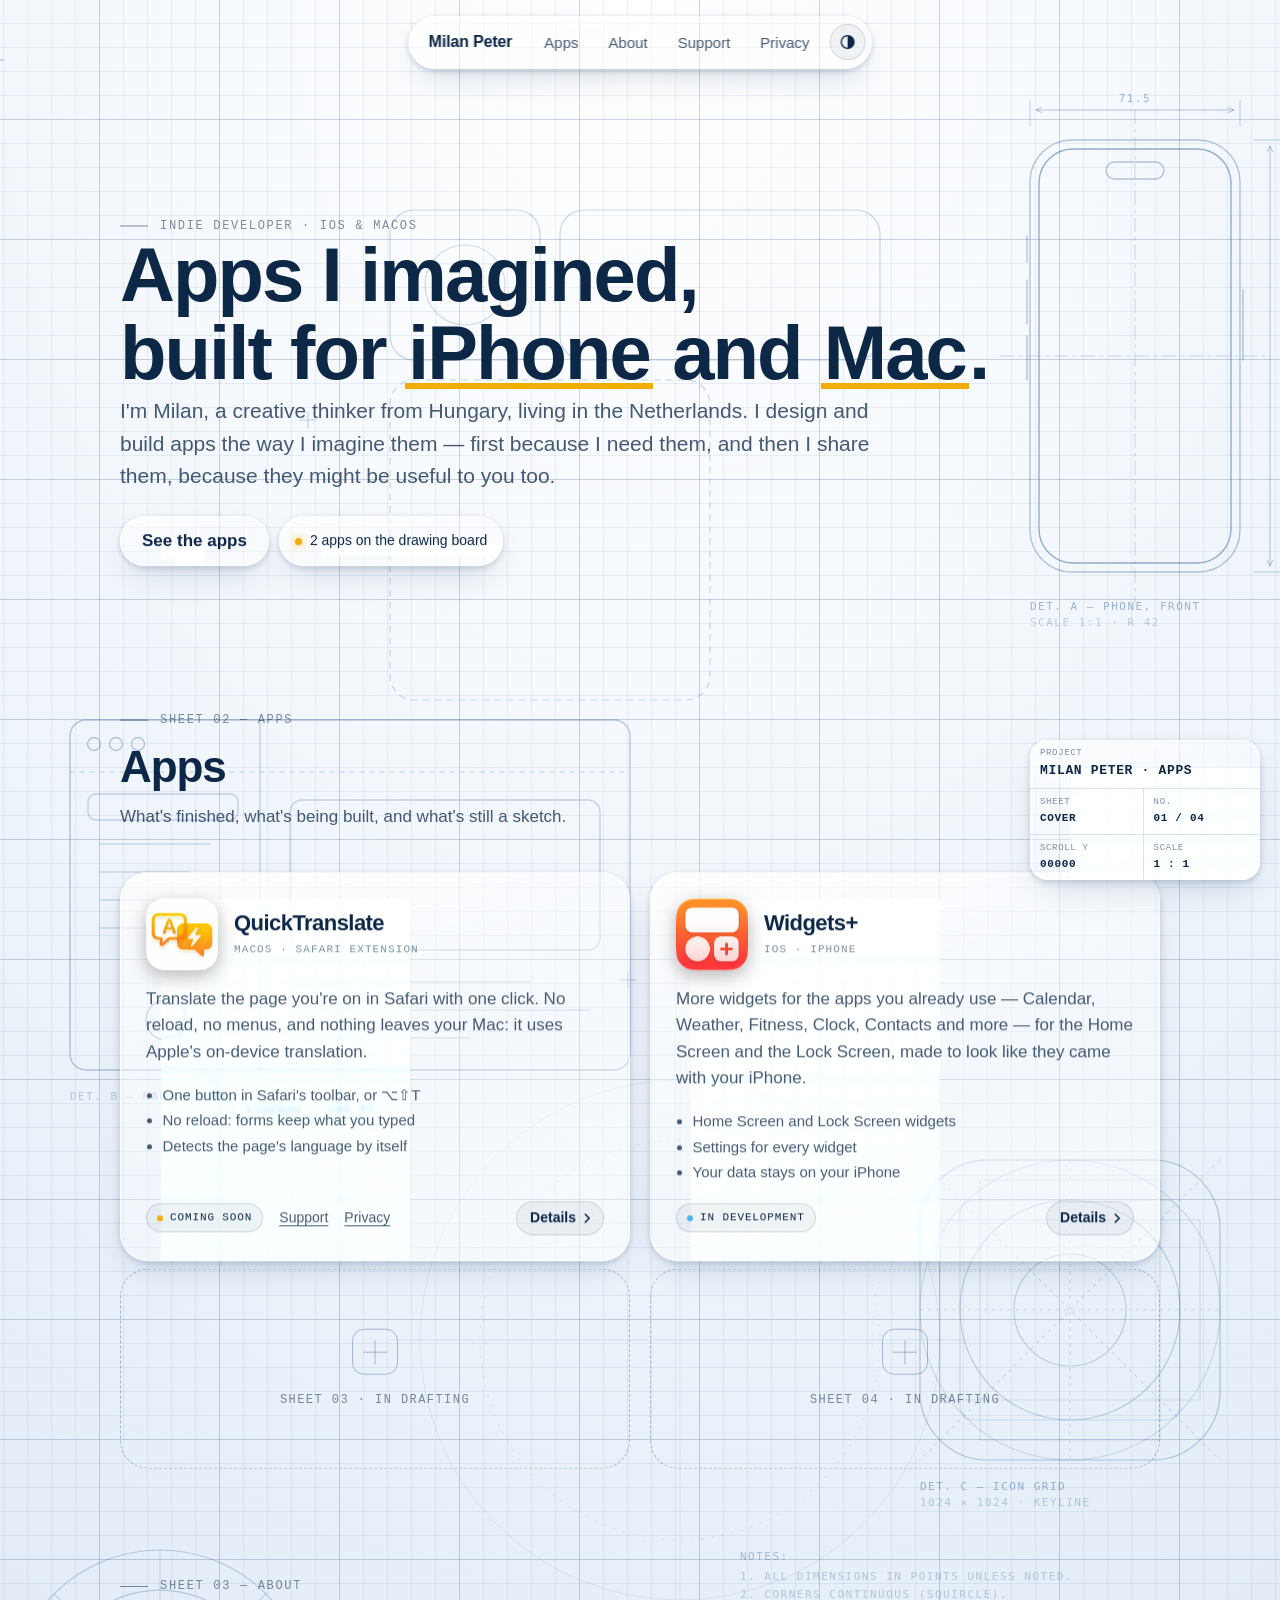
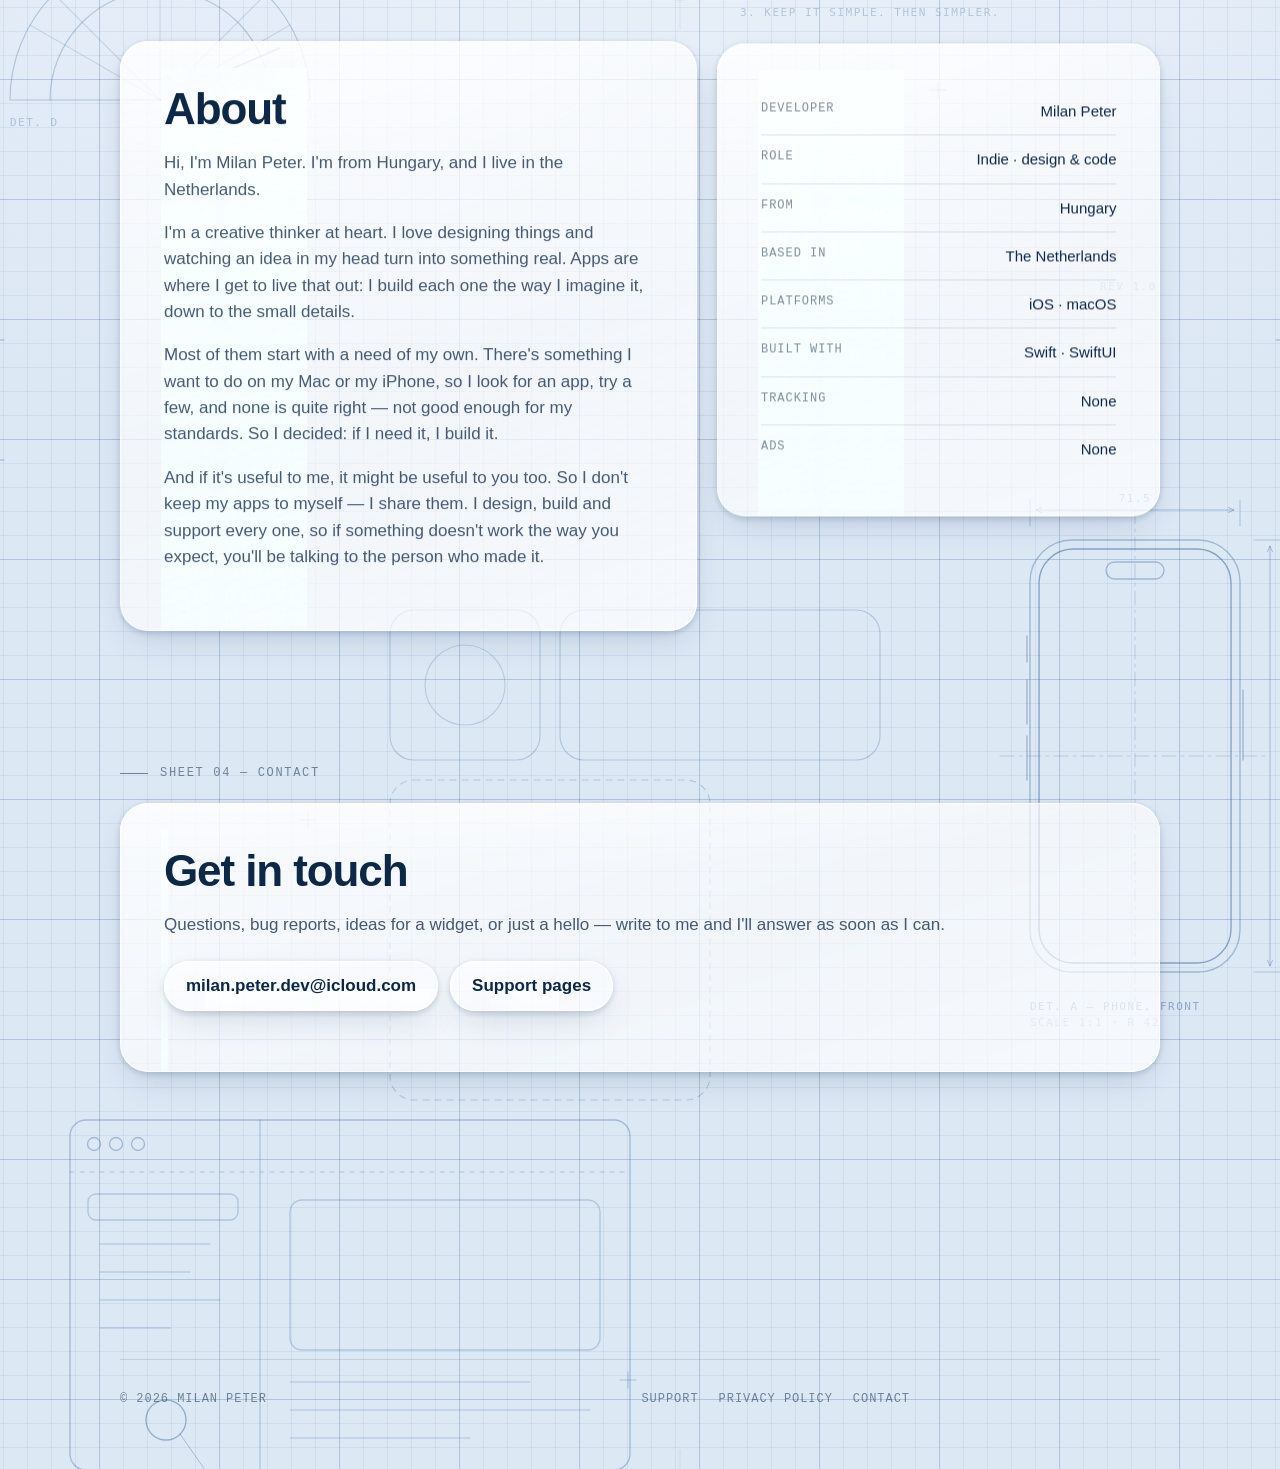
<file: index.html>
<!doctype html>
<html lang="en" data-choice="auto">
<head>
  <meta charset="utf-8">
  <meta name="viewport" content="width=device-width, initial-scale=1, viewport-fit=cover">
  <title>Milan Peter — Apps for iPhone and Mac</title>
  <meta name="description" content="Milan Peter is an indie developer from Hungary, living in the Netherlands, designing and building apps for iPhone and Mac.">
  <meta name="theme-color" content="#eef4fb">
  <link rel="icon" href="assets/favicon.svg" type="image/svg+xml">
  <script>(function(){var c="auto";try{c=localStorage.getItem("theme")||"auto"}catch(e){}var r=document.documentElement;r.setAttribute("data-choice",c);if(c==="light"||c==="dark")r.setAttribute("data-theme",c);})();</script>
  <link rel="stylesheet" href="assets/style.css">
</head>
<body>

  <!-- The paper past the page's edges, seen when you scroll a little too far -->
  <div class="paper-under" aria-hidden="true"></div>

  <!-- Fixed glass: navigation -->
  <nav class="nav glass" aria-label="Main">
    <a class="brand" href="#cover">Milan Peter</a>
    <a class="link" href="#apps">Apps</a>
    <a class="link" href="#about">About</a>
    <a class="link" href="support.html">Support</a>
    <a class="link" href="privacy.html">Privacy</a>
    <button class="theme-toggle" type="button" aria-label="Appearance: Automatic" title="Appearance: Automatic"><svg class="i-auto" viewBox="0 0 24 24" fill="none" stroke="currentColor" stroke-width="1.8" aria-hidden="true"><circle cx="12" cy="12" r="8.5"/><path d="M12 3.5a8.5 8.5 0 0 1 0 17z" fill="currentColor" stroke="none"/></svg><svg class="i-light" viewBox="0 0 24 24" fill="none" stroke="currentColor" stroke-width="1.8" stroke-linecap="round" aria-hidden="true"><circle cx="12" cy="12" r="4"/><path d="M12 2.5v2.2M12 19.3v2.2M4.6 4.6l1.6 1.6M17.8 17.8l1.6 1.6M2.5 12h2.2M19.3 12h2.2M4.6 19.4l1.6-1.6M17.8 6.2l1.6-1.6"/></svg><svg class="i-dark" viewBox="0 0 24 24" fill="none" stroke="currentColor" stroke-width="1.8" stroke-linejoin="round" aria-hidden="true"><path d="M20 14.5A8 8 0 0 1 9.5 4a8 8 0 1 0 10.5 10.5z"/></svg></button>
  </nav>

  <!-- Phones: the appearance button floats bottom right -->
  <button class="theme-toggle theme-fab glass" type="button" aria-label="Appearance: Automatic" title="Appearance: Automatic"><svg class="i-auto" viewBox="0 0 24 24" fill="none" stroke="currentColor" stroke-width="1.8" aria-hidden="true"><circle cx="12" cy="12" r="8.5"/><path d="M12 3.5a8.5 8.5 0 0 1 0 17z" fill="currentColor" stroke="none"/></svg><svg class="i-light" viewBox="0 0 24 24" fill="none" stroke="currentColor" stroke-width="1.8" stroke-linecap="round" aria-hidden="true"><circle cx="12" cy="12" r="4"/><path d="M12 2.5v2.2M12 19.3v2.2M4.6 4.6l1.6 1.6M17.8 17.8l1.6 1.6M2.5 12h2.2M19.3 12h2.2M4.6 19.4l1.6-1.6M17.8 6.2l1.6-1.6"/></svg><svg class="i-dark" viewBox="0 0 24 24" fill="none" stroke="currentColor" stroke-width="1.8" stroke-linejoin="round" aria-hidden="true"><path d="M20 14.5A8 8 0 0 1 9.5 4a8 8 0 1 0 10.5 10.5z"/></svg></button>

  <!-- Fixed glass: the drawing's title block -->
  <aside class="title-block glass" aria-hidden="true">
    <table>
      <tr><td colspan="2"><span class="k">Project</span><span class="v big">Milan Peter · Apps</span></td></tr>
      <tr>
        <td><span class="k">Sheet</span><span class="v" id="tb-sheet">Cover</span></td>
        <td><span class="k">No.</span><span class="v" id="tb-no">01 / 04</span></td>
      </tr>
      <tr>
        <td><span class="k">Scroll Y</span><span class="v" id="tb-y">00000</span></td>
        <td><span class="k">Scale</span><span class="v">1 : 1</span></td>
      </tr>
    </table>
  </aside>

  <main>

    <!-- 01 · Cover -->
    <section id="cover" class="hero" data-sheet="Cover">
      <p class="eyebrow">Indie developer · iOS &amp; macOS</p>
      <h1>Apps I imagined,<br>built for <span class="mark">iPhone</span> and <span class="mark">Mac</span>.</h1>
      <p class="lede">I'm Milan, a creative thinker from Hungary, living in the Netherlands. I design and build apps the way I imagine them — first because I need them, and then I share them, because they might be useful to you too.</p>
      <div class="spec">
        <a class="button glass" href="#apps"><span>See the apps</span></a>
        <span class="chip glass"><span class="dot"></span><span>2 apps on the drawing board</span></span>
      </div>
    </section>

    <!-- 02 · Apps -->
    <section id="apps" data-sheet="Apps">
      <p class="eyebrow">Sheet 02 — Apps</p>
      <h2>Apps</h2>
      <p class="muted">What's finished, what's being built, and what's still a sketch.</p>

      <div class="apps">

        <article class="app-card glass" id="quicktranslate" data-detail="detail-quicktranslate">
          <header>
            <span class="app-icon"><img class="light" src="assets/icons/quicktranslate-light.png" alt="QuickTranslate app icon" width="72" height="72"><img class="dark" src="assets/icons/quicktranslate-dark.png" alt="QuickTranslate app icon" width="72" height="72"></span>
            <div>
              <h3>QuickTranslate</h3>
              <div class="platform">macOS · Safari extension</div>
            </div>
          </header>
          <p>Translate the page you're on in Safari with one click. No reload, no menus, and nothing leaves your Mac: it uses Apple's on-device translation.</p>
          <ul>
            <li>One button in Safari's toolbar, or ⌥⇧T</li>
            <li>No reload: forms keep what you typed</li>
            <li>Detects the page's language by itself</li>
          </ul>
          <footer>
            <span class="status">Coming soon</span>
            <a href="support.html#quicktranslate">Support</a>
            <a href="privacy.html#quicktranslate">Privacy</a>
            <button class="more" type="button" data-open="detail-quicktranslate">Details<svg viewBox="0 0 16 16" aria-hidden="true"><path d="M6 3.5 10.5 8 6 12.5" fill="none" stroke="currentColor" stroke-width="1.8" stroke-linecap="round" stroke-linejoin="round"/></svg></button>
          </footer>
        </article>

        <article class="app-card glass" id="widgetsplus" data-detail="detail-widgetsplus">
          <header>
            <span class="app-icon"><img class="light" src="assets/icons/widgetsplus-light.png" alt="Widgets+ app icon" width="72" height="72"><img class="dark" src="assets/icons/widgetsplus-dark.png" alt="Widgets+ app icon" width="72" height="72"></span>
            <div>
              <h3>Widgets+</h3>
              <div class="platform">iOS · iPhone</div>
            </div>
          </header>
          <p>More widgets for the apps you already use — Calendar, Weather, Fitness, Clock, Contacts and more — for the Home Screen and the Lock Screen, made to look like they came with your iPhone.</p>
          <ul>
            <li>Home Screen and Lock Screen widgets</li>
            <li>Settings for every widget</li>
            <li>Your data stays on your iPhone</li>
          </ul>
          <footer>
            <span class="status building">In development</span>
            <button class="more" type="button" data-open="detail-widgetsplus">Details<svg viewBox="0 0 16 16" aria-hidden="true"><path d="M6 3.5 10.5 8 6 12.5" fill="none" stroke="currentColor" stroke-width="1.8" stroke-linecap="round" stroke-linejoin="round"/></svg></button>
          </footer>
        </article>

        <div class="app-card draft" aria-label="A future app">
          <div class="cross"></div>
          <div>Sheet 03 · in drafting</div>
        </div>

        <div class="app-card draft" aria-label="A future app">
          <div class="cross"></div>
          <div>Sheet 04 · in drafting</div>
        </div>

      </div>
    </section>

    <!-- 03 · About -->
    <section id="about" data-sheet="About">
      <p class="eyebrow">Sheet 03 — About</p>
      <div class="two-col">
        <div class="panel glass">
          <h2>About</h2>
          <p class="muted">Hi, I'm Milan Peter. I'm from Hungary, and I live in the Netherlands.</p>
          <p class="muted">I'm a creative thinker at heart. I love designing things and watching an idea in my head turn into something real. Apps are where I get to live that out: I build each one the way I imagine it, down to the small details.</p>
          <p class="muted">Most of them start with a need of my own. There's something I want to do on my Mac or my iPhone, so I look for an app, try a few, and none is quite right — not good enough for my standards. So I decided: if I need it, I build it.</p>
          <p class="muted">And if it's useful to me, it might be useful to you too. So I don't keep my apps to myself — I share them. I design, build and support every one, so if something doesn't work the way you expect, you'll be talking to the person who made it.</p>
        </div>
        <div class="panel glass">
          <ul class="facts">
            <li><span class="k">Developer</span><span class="v">Milan Peter</span></li>
            <li><span class="k">Role</span><span class="v">Indie · design &amp; code</span></li>
            <li><span class="k">From</span><span class="v">Hungary</span></li>
            <li><span class="k">Based in</span><span class="v">The Netherlands</span></li>
            <li><span class="k">Platforms</span><span class="v">iOS · macOS</span></li>
            <li><span class="k">Built with</span><span class="v">Swift · SwiftUI</span></li>
            <li><span class="k">Tracking</span><span class="v">None</span></li>
            <li><span class="k">Ads</span><span class="v">None</span></li>
          </ul>
        </div>
      </div>
    </section>

    <!-- 04 · Contact -->
    <section id="contact" data-sheet="Contact">
      <p class="eyebrow">Sheet 04 — Contact</p>
      <div class="panel glass">
        <h2>Get in touch</h2>
        <p class="muted">Questions, bug reports, ideas for a widget, or just a hello — write to me and I'll answer as soon as I can.</p>
        <p style="margin-top:22px;display:flex;flex-wrap:wrap;gap:12px">
          <a class="button glass" href="mailto:milan.peter.dev@icloud.com"><span>milan.peter.dev@icloud.com</span></a>
          <a class="button glass" href="support.html"><span>Support pages</span></a>
        </p>
      </div>
    </section>

  </main>

  <!-- Detail panels: open from an app card, over the page -->
  <dialog class="detail glass" id="detail-quicktranslate" aria-labelledby="detail-quicktranslate-title">
    <form method="dialog" class="detail-close-form"><button class="detail-close" aria-label="Close"><svg viewBox="0 0 24 24" aria-hidden="true"><path d="M6.5 6.5l11 11M17.5 6.5l-11 11" fill="none" stroke="currentColor" stroke-width="2" stroke-linecap="round"/></svg></button></form>
    <div class="detail-scroll">
      <header class="detail-head">
        <span class="app-icon" style="--icon:96px"><img class="light" src="assets/icons/quicktranslate-light.png" alt="" width="96" height="96"><img class="dark" src="assets/icons/quicktranslate-dark.png" alt="" width="96" height="96"></span>
        <div>
          <p class="eyebrow">Detail · macOS · Safari extension</p>
          <h2 id="detail-quicktranslate-title">QuickTranslate</h2>
          <p class="tagline">One-click page translation, in Safari.</p>
          <span class="status">Coming soon to the Mac App Store</span>
        </div>
      </header>

      <div class="shots" aria-label="Screenshots">
        <figure class="shot"><div class="frame"><span>Screenshot · to come</span></div><figcaption>A foreign page, the button showing NL</figcaption></figure>
        <figure class="shot"><div class="frame"><span>Screenshot · to come</span></div><figcaption>The same page, translated: EN</figcaption></figure>
        <figure class="shot"><div class="frame"><span>Screenshot · to come</span></div><figcaption>A half-filled form, translated, your text still there</figcaption></figure>
        <figure class="shot"><div class="frame"><span>Screenshot · to come</span></div><figcaption>The settings window</figcaption></figure>
      </div>

      <p class="detail-lede">QuickTranslate puts a translate button in Safari's toolbar that's always there and always does one thing: translate the page you're on, right away.</p>

      <div class="features">
        <div><h3>One click</h3><p>Click the button, or press ⌥⇧T, and the page is translated in place. Click again and the original is back.</p></div>
        <div><h3>No reload</h3><p>Only the text on the page changes. A form you've started filling in keeps everything you typed.</p></div>
        <div><h3>Works on every page</h3><p>It detects each page's language by itself, so it also works on pages that don't say which language they're in, like many government websites.</p></div>
        <div><h3>The language at a glance</h3><p>The toolbar button shows the page's language, three dots while it translates, and your language when it's done.</p></div>
        <div><h3>Ready before you click</h3><p>Download the languages you read most, and their pages translate almost instantly, even offline. New text that appears while you read is translated too.</p></div>
        <div><h3>Private by design</h3><p>Translation happens on your Mac with Apple's built-in translation. No account, no ads, no tracking.</p></div>
      </div>

      <div class="detail-note">
        <h3>Why I built it</h3>
        <p>Safari has its own translate button, but it often doesn't appear (government websites especially), it reloads the page, so a half-filled form is lost, and it opens a menu first. QuickTranslate fixes exactly these three things, and nothing more.</p>
      </div>

      <ul class="facts">
        <li><span class="k">Requires</span><span class="v">macOS 26.4 or later · Safari</span></li>
        <li><span class="k">Languages</span><span class="v">Every language Apple can translate</span></li>
        <li><span class="k">Data collected</span><span class="v">None</span></li>
      </ul>

      <footer class="detail-links">
        <a class="button glass" href="support.html#quicktranslate"><span>Support</span></a>
        <a class="button glass" href="privacy.html#quicktranslate"><span>Privacy</span></a>
        <a class="button glass" href="mailto:milan.peter.dev@icloud.com?subject=QuickTranslate"><span>Send feedback</span></a>
      </footer>
    </div>
  </dialog>

  <dialog class="detail glass" id="detail-widgetsplus" aria-labelledby="detail-widgetsplus-title">
    <form method="dialog" class="detail-close-form"><button class="detail-close" aria-label="Close"><svg viewBox="0 0 24 24" aria-hidden="true"><path d="M6.5 6.5l11 11M17.5 6.5l-11 11" fill="none" stroke="currentColor" stroke-width="2" stroke-linecap="round"/></svg></button></form>
    <div class="detail-scroll">
      <header class="detail-head">
        <span class="app-icon" style="--icon:96px"><img class="light" src="assets/icons/widgetsplus-light.png" alt="" width="96" height="96"><img class="dark" src="assets/icons/widgetsplus-dark.png" alt="" width="96" height="96"></span>
        <div>
          <p class="eyebrow">Detail · iOS · iPhone</p>
          <h2 id="detail-widgetsplus-title">Widgets+</h2>
          <p class="tagline">The widgets Apple's apps are missing.</p>
          <span class="status building">In development</span>
        </div>
      </header>

      <div class="shots phone" aria-label="Screenshots">
        <figure class="shot"><div class="frame"><span>Screenshot · to come</span></div><figcaption>The Home Screen</figcaption></figure>
        <figure class="shot"><div class="frame"><span>Screenshot · to come</span></div><figcaption>The Lock Screen</figcaption></figure>
        <figure class="shot"><div class="frame"><span>Screenshot · to come</span></div><figcaption>All the widgets, by app</figcaption></figure>
        <figure class="shot"><div class="frame"><span>Screenshot · to come</span></div><figcaption>A widget's settings</figcaption></figure>
      </div>

      <p class="detail-lede">Widgets+ adds more useful widgets for the apps that came with your iPhone — Calendar, Clock, Contacts, Fitness, Health, Maps, Reminders, Sleep, Weather and more — made to look exactly like Apple's own.</p>

      <div class="features">
        <div><h3>Home Screen</h3><p>Widgets in every size, in Light, Dark or Liquid Glass, with the same fonts, colors and layouts as Apple's.</p></div>
        <div><h3>Lock Screen</h3><p>Circular, Rectangular and Inline widgets, made for a glance at the Lock Screen.</p></div>
        <div><h3>Settings for every widget</h3><p>Each widget and size has its own settings: choose what it shows, how and for which calendar, list or place.</p></div>
        <div><h3>Launchers</h3><p>Your favorite apps in one widget, as icons or tiles.</p></div>
        <div><h3>Apple Watch</h3><p>Complications for the watch face, in color or tinted. Being built now.</p></div>
        <div><h3>Your data stays yours</h3><p>Your calendars, health and contacts are read on your iPhone and never sent anywhere.</p></div>
      </div>

      <ul class="facts">
        <li><span class="k">Requires</span><span class="v">iOS 26 or later</span></li>
        <li><span class="k">Status</span><span class="v">In development · not on the App Store yet</span></li>
        <li><span class="k">Data collected</span><span class="v">None</span></li>
      </ul>

      <footer class="detail-links">
        <a class="button glass" href="mailto:milan.peter.dev@icloud.com?subject=Widgets%2B"><span>Ideas for a widget? Write to me</span></a>
      </footer>
    </div>
  </dialog>

  <footer class="site-footer">
    <span>© <span id="year">2026</span> Milan Peter</span>
    <nav>
      <a href="support.html">Support</a>
      <a href="privacy.html">Privacy Policy</a>
      <a href="mailto:milan.peter.dev@icloud.com">Contact</a>
    </nav>
  </footer>

  <script src="assets/site.js"></script>
</body>
</html>
</file>
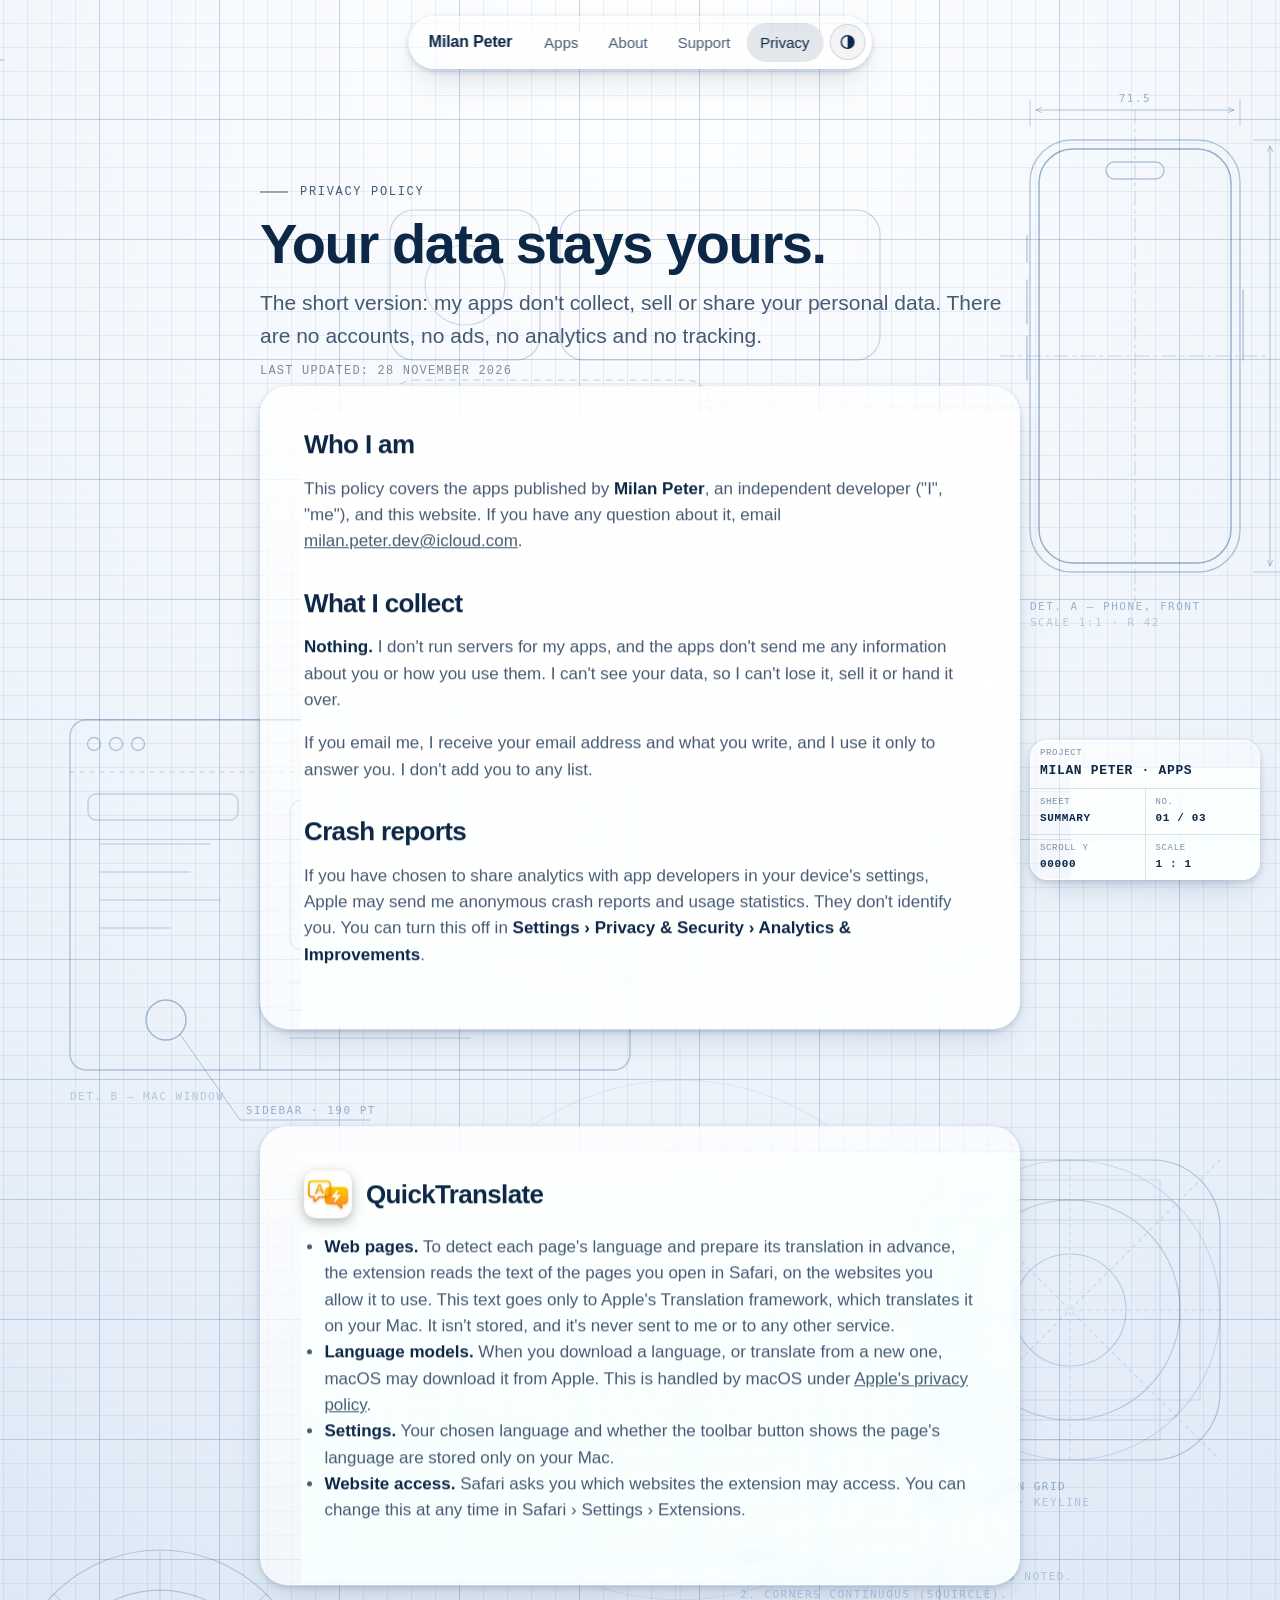
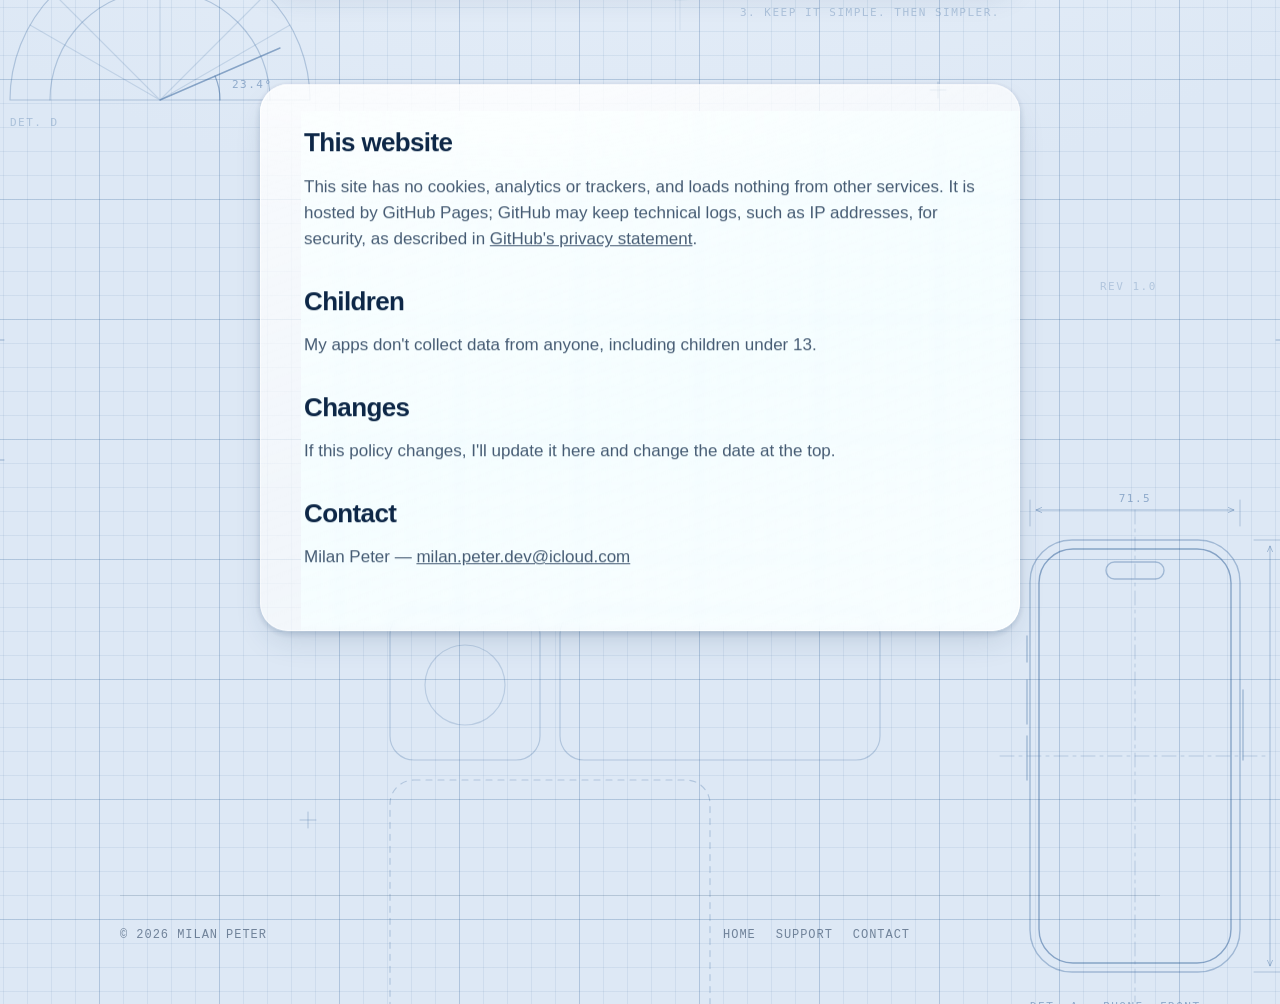
<file: privacy.html>
<!doctype html>
<html lang="en" data-choice="auto">
<head>
  <meta charset="utf-8">
  <meta name="viewport" content="width=device-width, initial-scale=1, viewport-fit=cover">
  <title>Privacy Policy — Milan Peter</title>
  <meta name="description" content="Privacy policy for Milan Peter's apps and this website.">
  <meta name="theme-color" content="#eef4fb">
  <link rel="icon" href="assets/favicon.svg" type="image/svg+xml">
  <script>(function(){var c="auto";try{c=localStorage.getItem("theme")||"auto"}catch(e){}var r=document.documentElement;r.setAttribute("data-choice",c);if(c==="light"||c==="dark")r.setAttribute("data-theme",c);})();</script>
  <link rel="stylesheet" href="assets/style.css">
</head>
<body>

  <!-- The paper past the page's edges, seen when you scroll a little too far -->
  <div class="paper-under" aria-hidden="true"></div>

  <nav class="nav glass" aria-label="Main">
    <a class="brand" href="index.html">Milan Peter</a>
    <a class="link" href="index.html#apps">Apps</a>
    <a class="link" href="index.html#about">About</a>
    <a class="link" href="support.html">Support</a>
    <a class="link" href="privacy.html" aria-current="page">Privacy</a>
    <button class="theme-toggle" type="button" aria-label="Appearance: Automatic" title="Appearance: Automatic"><svg class="i-auto" viewBox="0 0 24 24" fill="none" stroke="currentColor" stroke-width="1.8" aria-hidden="true"><circle cx="12" cy="12" r="8.5"/><path d="M12 3.5a8.5 8.5 0 0 1 0 17z" fill="currentColor" stroke="none"/></svg><svg class="i-light" viewBox="0 0 24 24" fill="none" stroke="currentColor" stroke-width="1.8" stroke-linecap="round" aria-hidden="true"><circle cx="12" cy="12" r="4"/><path d="M12 2.5v2.2M12 19.3v2.2M4.6 4.6l1.6 1.6M17.8 17.8l1.6 1.6M2.5 12h2.2M19.3 12h2.2M4.6 19.4l1.6-1.6M17.8 6.2l1.6-1.6"/></svg><svg class="i-dark" viewBox="0 0 24 24" fill="none" stroke="currentColor" stroke-width="1.8" stroke-linejoin="round" aria-hidden="true"><path d="M20 14.5A8 8 0 0 1 9.5 4a8 8 0 1 0 10.5 10.5z"/></svg></button>
  </nav>

  <!-- Phones: the appearance button floats bottom right -->
  <button class="theme-toggle theme-fab glass" type="button" aria-label="Appearance: Automatic" title="Appearance: Automatic"><svg class="i-auto" viewBox="0 0 24 24" fill="none" stroke="currentColor" stroke-width="1.8" aria-hidden="true"><circle cx="12" cy="12" r="8.5"/><path d="M12 3.5a8.5 8.5 0 0 1 0 17z" fill="currentColor" stroke="none"/></svg><svg class="i-light" viewBox="0 0 24 24" fill="none" stroke="currentColor" stroke-width="1.8" stroke-linecap="round" aria-hidden="true"><circle cx="12" cy="12" r="4"/><path d="M12 2.5v2.2M12 19.3v2.2M4.6 4.6l1.6 1.6M17.8 17.8l1.6 1.6M2.5 12h2.2M19.3 12h2.2M4.6 19.4l1.6-1.6M17.8 6.2l1.6-1.6"/></svg><svg class="i-dark" viewBox="0 0 24 24" fill="none" stroke="currentColor" stroke-width="1.8" stroke-linejoin="round" aria-hidden="true"><path d="M20 14.5A8 8 0 0 1 9.5 4a8 8 0 1 0 10.5 10.5z"/></svg></button>

  <aside class="title-block glass" aria-hidden="true">
    <table>
      <tr><td colspan="2"><span class="k">Project</span><span class="v big">Milan Peter · Apps</span></td></tr>
      <tr>
        <td><span class="k">Sheet</span><span class="v" id="tb-sheet">Privacy</span></td>
        <td><span class="k">No.</span><span class="v" id="tb-no">01 / 03</span></td>
      </tr>
      <tr>
        <td><span class="k">Scroll Y</span><span class="v" id="tb-y">00000</span></td>
        <td><span class="k">Scale</span><span class="v">1 : 1</span></td>
      </tr>
    </table>
  </aside>

  <main>
    <div class="doc">

      <section id="summary" data-sheet="Summary" style="padding-top:20px">
        <p class="eyebrow">Privacy Policy</p>
        <h1>Your data stays yours.</h1>
        <p class="lede">The short version: my apps don't collect, sell or share your personal data. There are no accounts, no ads, no analytics and no tracking.</p>
        <p class="updated">Last updated: 28 November 2026</p>

        <div class="panel glass">
          <h2>Who I am</h2>
          <p>This policy covers the apps published by <strong>Milan Peter</strong>, an independent developer ("I", "me"), and this website. If you have any question about it, email <a href="mailto:milan.peter.dev@icloud.com">milan.peter.dev@icloud.com</a>.</p>

          <h2>What I collect</h2>
          <p><strong>Nothing.</strong> I don't run servers for my apps, and the apps don't send me any information about you or how you use them. I can't see your data, so I can't lose it, sell it or hand it over.</p>
          <p>If you email me, I receive your email address and what you write, and I use it only to answer you. I don't add you to any list.</p>

          <h2>Crash reports</h2>
          <p>If you have chosen to share analytics with app developers in your device's settings, Apple may send me anonymous crash reports and usage statistics. They don't identify you. You can turn this off in <strong>Settings › Privacy &amp; Security › Analytics &amp; Improvements</strong>.</p>
        </div>
      </section>

      <section id="quicktranslate" data-sheet="QuickTranslate" style="padding-top:20px">
        <div class="panel glass">
          <div class="app-heading">
            <span class="app-icon" style="--icon:48px"><img class="light" src="assets/icons/quicktranslate-light.png" alt="" width="48" height="48"><img class="dark" src="assets/icons/quicktranslate-dark.png" alt="" width="48" height="48"></span>
            <h2 style="margin:0">QuickTranslate</h2>
          </div>
          <ul style="margin-top:16px">
            <li><strong>Web pages.</strong> To detect each page's language and prepare its translation in advance, the extension reads the text of the pages you open in Safari, on the websites you allow it to use. This text goes only to Apple's Translation framework, which translates it on your Mac. It isn't stored, and it's never sent to me or to any other service.</li>
            <li><strong>Language models.</strong> When you download a language, or translate from a new one, macOS may download it from Apple. This is handled by macOS under <a href="https://www.apple.com/legal/privacy/" rel="noopener">Apple's privacy policy</a>.</li>
            <li><strong>Settings.</strong> Your chosen language and whether the toolbar button shows the page's language are stored only on your Mac.</li>
            <li><strong>Website access.</strong> Safari asks you which websites the extension may access. You can change this at any time in Safari › Settings › Extensions.</li>
          </ul>
        </div>
      </section>


      <section id="website" data-sheet="Website" style="padding-top:20px">
        <div class="panel glass">
          <h2>This website</h2>
          <p>This site has no cookies, analytics or trackers, and loads nothing from other services. It is hosted by GitHub Pages; GitHub may keep technical logs, such as IP addresses, for security, as described in <a href="https://docs.github.com/en/site-policy/privacy-policies/github-general-privacy-statement" rel="noopener">GitHub's privacy statement</a>.</p>

          <h2>Children</h2>
          <p>My apps don't collect data from anyone, including children under 13.</p>

          <h2>Changes</h2>
          <p>If this policy changes, I'll update it here and change the date at the top.</p>

          <h2>Contact</h2>
          <p>Milan Peter — <a href="mailto:milan.peter.dev@icloud.com">milan.peter.dev@icloud.com</a></p>
        </div>
      </section>

    </div>
  </main>

  <footer class="site-footer">
    <span>© <span id="year">2026</span> Milan Peter</span>
    <nav>
      <a href="index.html">Home</a>
      <a href="support.html">Support</a>
      <a href="mailto:milan.peter.dev@icloud.com">Contact</a>
    </nav>
  </footer>

  <script src="assets/site.js"></script>
</body>
</html>
</file>
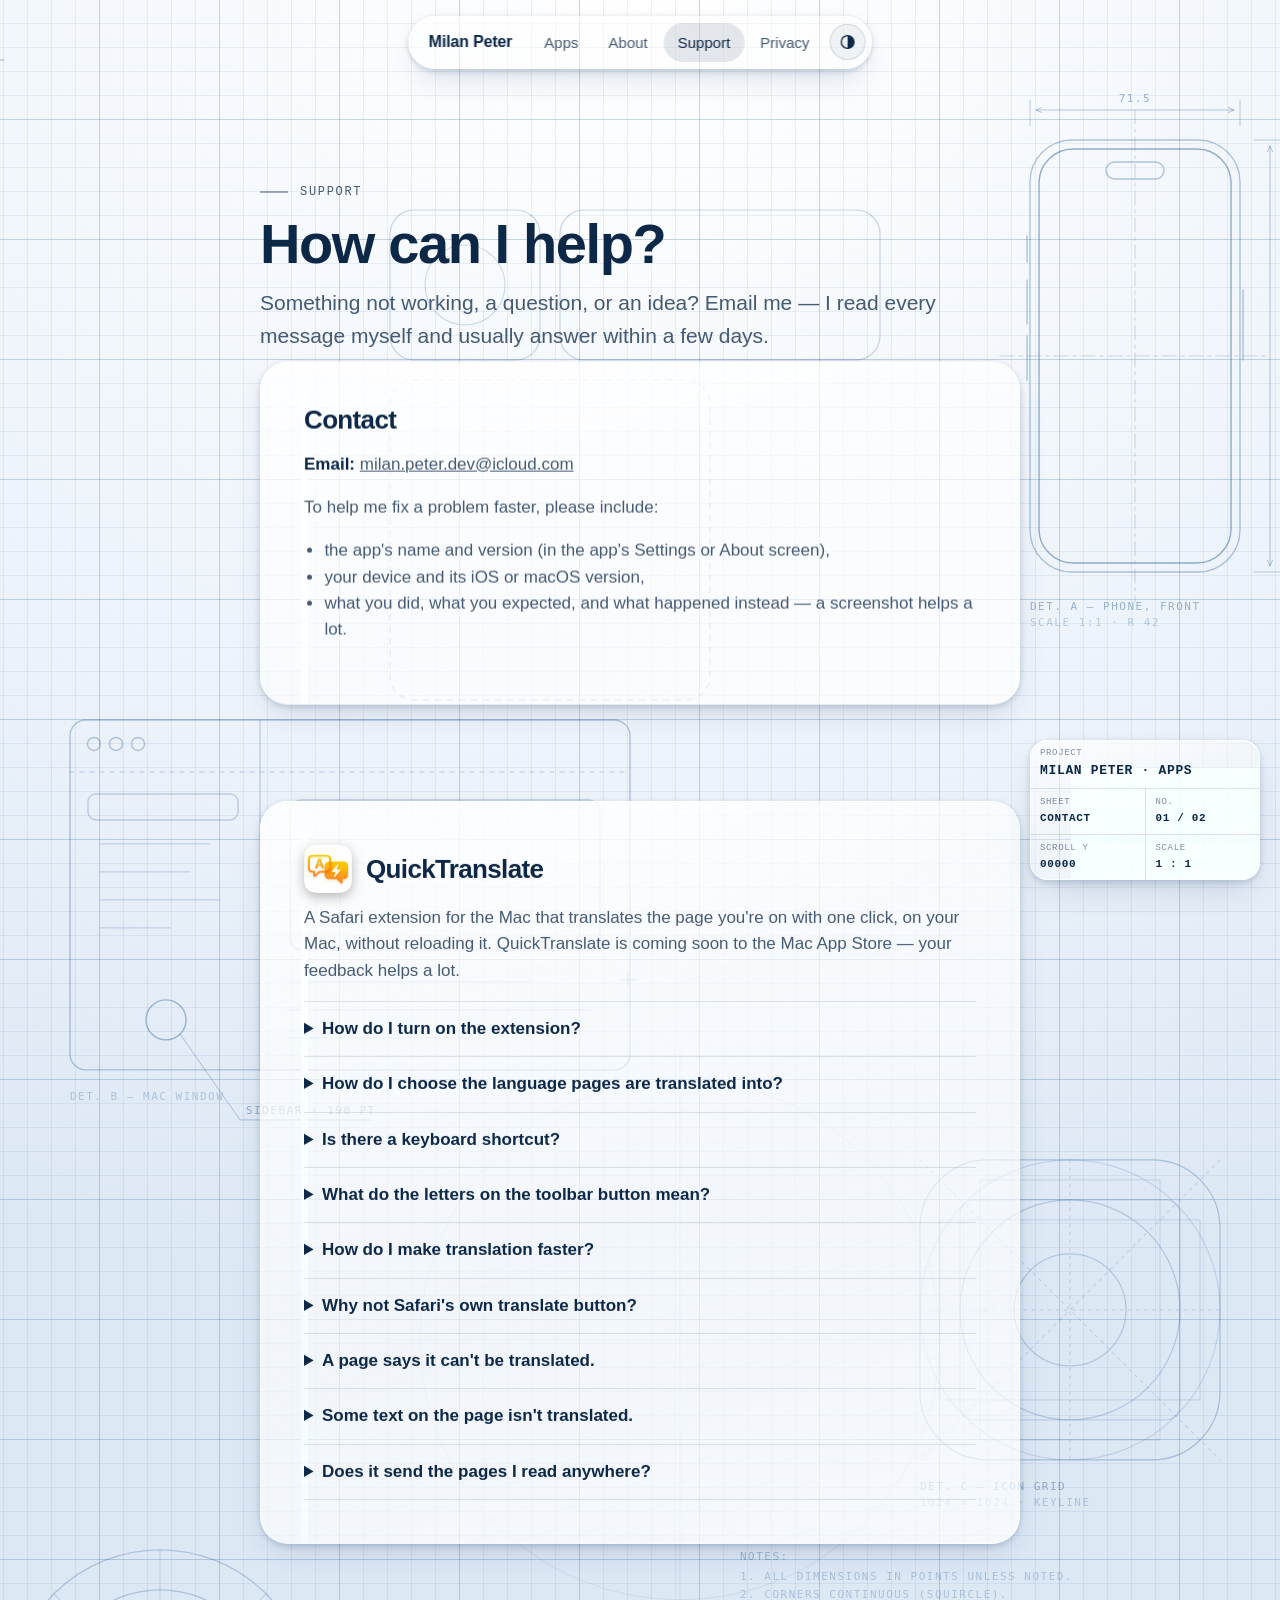
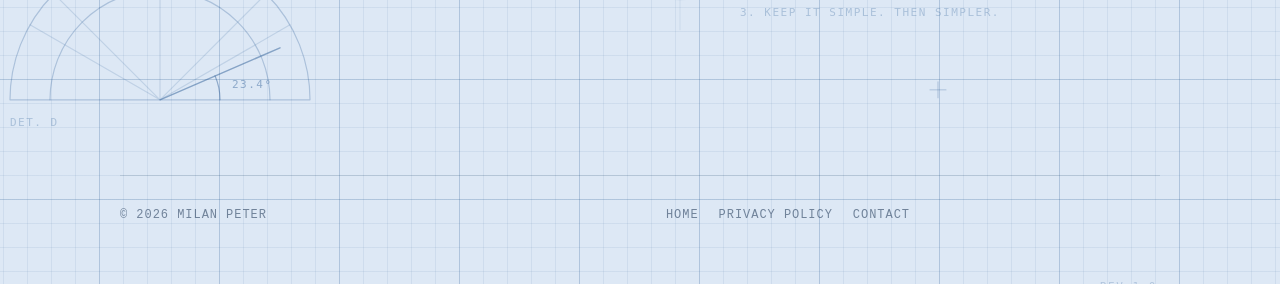
<file: support.html>
<!doctype html>
<html lang="en" data-choice="auto">
<head>
  <meta charset="utf-8">
  <meta name="viewport" content="width=device-width, initial-scale=1, viewport-fit=cover">
  <title>Support — Milan Peter</title>
  <meta name="description" content="Help and contact for Milan Peter's apps.">
  <meta name="theme-color" content="#eef4fb">
  <link rel="icon" href="assets/favicon.svg" type="image/svg+xml">
  <script>(function(){var c="auto";try{c=localStorage.getItem("theme")||"auto"}catch(e){}var r=document.documentElement;r.setAttribute("data-choice",c);if(c==="light"||c==="dark")r.setAttribute("data-theme",c);})();</script>
  <link rel="stylesheet" href="assets/style.css">
</head>
<body>

  <!-- The paper past the page's edges, seen when you scroll a little too far -->
  <div class="paper-under" aria-hidden="true"></div>

  <nav class="nav glass" aria-label="Main">
    <a class="brand" href="index.html">Milan Peter</a>
    <a class="link" href="index.html#apps">Apps</a>
    <a class="link" href="index.html#about">About</a>
    <a class="link" href="support.html" aria-current="page">Support</a>
    <a class="link" href="privacy.html">Privacy</a>
    <button class="theme-toggle" type="button" aria-label="Appearance: Automatic" title="Appearance: Automatic"><svg class="i-auto" viewBox="0 0 24 24" fill="none" stroke="currentColor" stroke-width="1.8" aria-hidden="true"><circle cx="12" cy="12" r="8.5"/><path d="M12 3.5a8.5 8.5 0 0 1 0 17z" fill="currentColor" stroke="none"/></svg><svg class="i-light" viewBox="0 0 24 24" fill="none" stroke="currentColor" stroke-width="1.8" stroke-linecap="round" aria-hidden="true"><circle cx="12" cy="12" r="4"/><path d="M12 2.5v2.2M12 19.3v2.2M4.6 4.6l1.6 1.6M17.8 17.8l1.6 1.6M2.5 12h2.2M19.3 12h2.2M4.6 19.4l1.6-1.6M17.8 6.2l1.6-1.6"/></svg><svg class="i-dark" viewBox="0 0 24 24" fill="none" stroke="currentColor" stroke-width="1.8" stroke-linejoin="round" aria-hidden="true"><path d="M20 14.5A8 8 0 0 1 9.5 4a8 8 0 1 0 10.5 10.5z"/></svg></button>
  </nav>

  <!-- Phones: the appearance button floats bottom right -->
  <button class="theme-toggle theme-fab glass" type="button" aria-label="Appearance: Automatic" title="Appearance: Automatic"><svg class="i-auto" viewBox="0 0 24 24" fill="none" stroke="currentColor" stroke-width="1.8" aria-hidden="true"><circle cx="12" cy="12" r="8.5"/><path d="M12 3.5a8.5 8.5 0 0 1 0 17z" fill="currentColor" stroke="none"/></svg><svg class="i-light" viewBox="0 0 24 24" fill="none" stroke="currentColor" stroke-width="1.8" stroke-linecap="round" aria-hidden="true"><circle cx="12" cy="12" r="4"/><path d="M12 2.5v2.2M12 19.3v2.2M4.6 4.6l1.6 1.6M17.8 17.8l1.6 1.6M2.5 12h2.2M19.3 12h2.2M4.6 19.4l1.6-1.6M17.8 6.2l1.6-1.6"/></svg><svg class="i-dark" viewBox="0 0 24 24" fill="none" stroke="currentColor" stroke-width="1.8" stroke-linejoin="round" aria-hidden="true"><path d="M20 14.5A8 8 0 0 1 9.5 4a8 8 0 1 0 10.5 10.5z"/></svg></button>

  <aside class="title-block glass" aria-hidden="true">
    <table>
      <tr><td colspan="2"><span class="k">Project</span><span class="v big">Milan Peter · Apps</span></td></tr>
      <tr>
        <td><span class="k">Sheet</span><span class="v" id="tb-sheet">Support</span></td>
        <td><span class="k">No.</span><span class="v" id="tb-no">01 / 02</span></td>
      </tr>
      <tr>
        <td><span class="k">Scroll Y</span><span class="v" id="tb-y">00000</span></td>
        <td><span class="k">Scale</span><span class="v">1 : 1</span></td>
      </tr>
    </table>
  </aside>

  <main>
    <div class="doc">

      <section id="contact" data-sheet="Contact" style="padding-top:20px">
        <p class="eyebrow">Support</p>
        <h1>How can I help?</h1>
        <p class="lede">Something not working, a question, or an idea? Email me — I read every message myself and usually answer within a few days.</p>
        <div class="panel glass">
          <h2>Contact</h2>
          <p><strong>Email:</strong> <a href="mailto:milan.peter.dev@icloud.com">milan.peter.dev@icloud.com</a></p>
          <p>To help me fix a problem faster, please include:</p>
          <ul>
            <li>the app's name and version (in the app's Settings or About screen),</li>
            <li>your device and its iOS or macOS version,</li>
            <li>what you did, what you expected, and what happened instead — a screenshot helps a lot.</li>
          </ul>
        </div>
      </section>

      <section id="quicktranslate" data-sheet="QuickTranslate" style="padding-top:20px">
        <div class="panel glass">
          <div class="app-heading">
            <span class="app-icon" style="--icon:48px"><img class="light" src="assets/icons/quicktranslate-light.png" alt="" width="48" height="48"><img class="dark" src="assets/icons/quicktranslate-dark.png" alt="" width="48" height="48"></span>
            <h2 style="margin:0">QuickTranslate</h2>
          </div>
          <p class="muted" style="margin-top:12px">A Safari extension for the Mac that translates the page you're on with one click, on your Mac, without reloading it. QuickTranslate is coming soon to the Mac App Store — your feedback helps a lot.</p>

          <details>
            <summary>How do I turn on the extension?</summary>
            <p>Open QuickTranslate and click <strong>Turn On in Safari…</strong>. In Safari's settings, tick <strong>QuickTranslate</strong> and allow it on the websites you want to translate. Its button then appears in Safari's toolbar.</p>
          </details>
          <details>
            <summary>How do I choose the language pages are translated into?</summary>
            <p>Open the QuickTranslate app and choose it under <strong>Translate pages into</strong>. The extension uses it on your next click.</p>
          </details>
          <details>
            <summary>Is there a keyboard shortcut?</summary>
            <p>Yes: <strong>⌥⇧T</strong> (Option-Shift-T) translates the page, and pressing it again puts the original back, the same as clicking the button.</p>
          </details>
          <details>
            <summary>What do the letters on the toolbar button mean?</summary>
            <ul>
              <li><strong>An outlined circle with a language</strong> (FR, DE…): the page's language; the page can be translated.</li>
              <li><strong>…</strong> (three dots): the page is being translated.</li>
              <li><strong>A filled circle with your language</strong> (EN…): the page is translated. Click again for the original.</li>
              <li><strong>A</strong>: the page's language isn't known yet or can't be translated, or you've turned the language off in the app (<strong>Show the language on the toolbar button</strong>).</li>
            </ul>
          </details>
          <details>
            <summary>How do I make translation faster?</summary>
            <p>In the QuickTranslate app, under <strong>Fast languages</strong>, click <strong>Download a Language…</strong> and download the languages you read most. Pages in those languages then translate almost instantly, even offline, because QuickTranslate prepares the translation in the background before you click. Without a fast language, translation still works, but it's much slower.</p>
            <p>To remove a downloaded language: <strong>System Settings › General › Language &amp; Region › Translation Languages</strong>.</p>
          </details>
          <details>
            <summary>Why not Safari's own translate button?</summary>
            <p>I built QuickTranslate because Safari's button doesn't work the way I wanted, in three ways:</p>
            <ul>
              <li><strong>It doesn't always appear.</strong> Safari often doesn't offer to translate a page, especially government websites. QuickTranslate's button is always there, and it detects the page's language by itself.</li>
              <li><strong>It reloads the page.</strong> If you've started filling in a form, it's gone. QuickTranslate changes only the text, so what you typed stays.</li>
              <li><strong>It takes more than one click.</strong> A menu opens first. QuickTranslate is one click, or ⌥⇧T.</li>
            </ul>
          </details>
          <details>
            <summary>A page says it can't be translated.</summary>
            <p>Apple's translation doesn't support every language pair yet. If the page's language is supported and it still fails, please email me the page's address.</p>
          </details>
          <details>
            <summary>Some text on the page isn't translated.</summary>
            <p>QuickTranslate translates the page's text. Text inside images, inside embedded frames (like some ads and videos), and the hints in empty form fields stay as they are. A sentence split up by a link or bold text is translated in parts, so it can read less well. If a page doesn't translate well, I'd like to know: email me its address.</p>
          </details>
          <details>
            <summary>Does it send the pages I read anywhere?</summary>
            <p>No. Translation happens on your Mac with Apple's built-in translation. See the <a href="privacy.html#quicktranslate">privacy policy</a>.</p>
          </details>
        </div>
      </section>


    </div>
  </main>

  <footer class="site-footer">
    <span>© <span id="year">2026</span> Milan Peter</span>
    <nav>
      <a href="index.html">Home</a>
      <a href="privacy.html">Privacy Policy</a>
      <a href="mailto:milan.peter.dev@icloud.com">Contact</a>
    </nav>
  </footer>

  <script src="assets/site.js"></script>
</body>
</html>
</file>
<file: assets/style.css>
/* ==========================================================
   Blueprint + Liquid Glass
   The paper (grid + drawings) scrolls; the glass stays put.
   Light and dark appearance: Automatic follows the device,
   or the visitor picks one with the button in the header.
   ========================================================== */

/* ---------- Light (default) ---------- */
:root {
  --paper: #eef4fb;
  --paper-glow: #ffffff;
  --paper-edge: #dde8f5;
  --line-minor: rgba(27, 79, 140, 0.08);
  --line-major: rgba(27, 79, 140, 0.17);
  --draw: #1b4f8c;
  --draw-opacity: 0.75;

  --ink: #0d2747;
  --ink-soft: rgba(13, 39, 71, 0.76);
  --ink-faint: rgba(13, 39, 71, 0.52);
  --accent: #f2ad00;

  --glass-top: rgba(255, 255, 255, 0.66);
  --glass-bottom: rgba(255, 255, 255, 0.34);
  --rim-strong: rgba(255, 255, 255, 1);
  --rim-weak: rgba(255, 255, 255, 0.35);
  --sheen: rgba(255, 255, 255, 0.55);
  --shadow: rgba(24, 58, 102, 0.20);
  --reading-tint: rgba(255, 255, 255, 0.40);

  --hair: rgba(13, 39, 71, 0.13);
  --chip-bg: rgba(13, 39, 71, 0.05);
  --chip-border: rgba(13, 39, 71, 0.14);
  --hover: rgba(13, 39, 71, 0.07);
  --active: rgba(13, 39, 71, 0.11);
  --draft-line: rgba(27, 79, 140, 0.35);

  color-scheme: light;
}

/* ---------- Dark ---------- */
@media (prefers-color-scheme: dark) {
  :root:not([data-theme="light"]) {
    --paper: #111821;
    --paper-glow: #18222f;
    --paper-edge: #0b1016;
    --line-minor: rgba(150, 190, 240, 0.055);
    --line-major: rgba(150, 190, 240, 0.12);
    --draw: #a9caf2;
    --draw-opacity: 0.7;

    --ink: #f1f5fa;
    --ink-soft: rgba(241, 245, 250, 0.76);
    --ink-faint: rgba(241, 245, 250, 0.50);
    --accent: #ffd75e;

    --glass-top: rgba(78, 88, 104, 0.42);
    --glass-bottom: rgba(38, 44, 54, 0.30);
    --rim-strong: rgba(255, 255, 255, 0.50);
    --rim-weak: rgba(255, 255, 255, 0.06);
    --sheen: rgba(255, 255, 255, 0.10);
    --shadow: rgba(0, 0, 0, 0.55);
    --reading-tint: rgba(18, 22, 30, 0.40);

    --hair: rgba(255, 255, 255, 0.12);
    --chip-bg: rgba(255, 255, 255, 0.07);
    --chip-border: rgba(255, 255, 255, 0.16);
    --hover: rgba(255, 255, 255, 0.08);
    --active: rgba(255, 255, 255, 0.15);
    --draft-line: rgba(169, 202, 242, 0.32);

    color-scheme: dark;
  }
}
:root[data-theme="dark"] {
  --paper: #111821;
  --paper-glow: #18222f;
  --paper-edge: #0b1016;
  --line-minor: rgba(150, 190, 240, 0.055);
  --line-major: rgba(150, 190, 240, 0.12);
  --draw: #a9caf2;
  --draw-opacity: 0.7;

  --ink: #f1f5fa;
  --ink-soft: rgba(241, 245, 250, 0.76);
  --ink-faint: rgba(241, 245, 250, 0.50);
  --accent: #ffd75e;

  --glass-top: rgba(78, 88, 104, 0.42);
  --glass-bottom: rgba(38, 44, 54, 0.30);
  --rim-strong: rgba(255, 255, 255, 0.50);
  --rim-weak: rgba(255, 255, 255, 0.06);
  --sheen: rgba(255, 255, 255, 0.10);
  --shadow: rgba(0, 0, 0, 0.55);
  --reading-tint: rgba(18, 22, 30, 0.40);

  --hair: rgba(255, 255, 255, 0.12);
  --chip-bg: rgba(255, 255, 255, 0.07);
  --chip-border: rgba(255, 255, 255, 0.16);
  --hover: rgba(255, 255, 255, 0.08);
  --active: rgba(255, 255, 255, 0.15);
  --draft-line: rgba(169, 202, 242, 0.32);

  color-scheme: dark;
}

/* ---------- Shared ---------- */
:root {
  --glass-blur: 5px;   /* low on purpose: the grid stays visible through the glass */
  --minor: 24px;
  --major: 120px;
  --radius: 28px;
  --gutter: 16px;

  --font: -apple-system, BlinkMacSystemFont, "SF Pro Text", "Helvetica Neue", Helvetica, Arial, sans-serif;
  --font-display: -apple-system, BlinkMacSystemFont, "SF Pro Display", "Helvetica Neue", Helvetica, Arial, sans-serif;
  --mono: ui-monospace, "SF Mono", SFMono-Regular, Menlo, Consolas, monospace;
}

* { box-sizing: border-box; }

/* The paper, in three layers, back to front:
   1. .paper-under: fixed, larger than the screen. Hidden behind the page,
      it shows only when you scroll past the top or bottom (the bounce),
      so the grid never ends in a plain color. site.js keeps its lines in
      step with the page's.
   2. body::before: the grid on the page itself, so it scrolls behind the fixed glass.
   3. body::after: the technical drawings.
   html keeps the plain paper color, for browsers that paint only a color there. */
html {
  scroll-behavior: smooth;
  scroll-padding-top: 110px;
  background-color: var(--paper);
}
@media (prefers-reduced-motion: reduce) { html { scroll-behavior: auto; } }

body {
  position: relative;
  margin: 0;
  min-height: 100vh;
  font-family: var(--font);
  font-size: 17px;
  line-height: 1.55;
  color: var(--ink);
  -webkit-font-smoothing: antialiased;
  overflow-x: hidden;
}

.paper-under,
body::before {
  background-color: var(--paper);
  background-size:
    var(--major) var(--major),
    var(--major) var(--major),
    var(--minor) var(--minor),
    var(--minor) var(--minor),
    100% 100%;
  background-repeat: repeat, repeat, repeat, repeat, no-repeat;
  pointer-events: none;
  transition: background-color .4s;
}

.paper-under {
  position: fixed;
  left: 0;
  right: 0;
  top: -50vh;
  height: 200vh;   /* the screen, and half a screen above and below */
  z-index: -3;
  background-image:
    linear-gradient(var(--line-major) 1px, transparent 1px),
    linear-gradient(90deg, var(--line-major) 1px, transparent 1px),
    linear-gradient(var(--line-minor) 1px, transparent 1px),
    linear-gradient(90deg, var(--line-minor) 1px, transparent 1px),
    /* the glow at the top of the page, the darker edge at the bottom */
    radial-gradient(ellipse 120% 30% at 50% 25%, var(--paper-glow) 0%, var(--paper) 55%, transparent 100%),
    linear-gradient(var(--paper) 50%, var(--paper-edge) 75%);
  background-size:
    var(--major) var(--major),
    var(--major) var(--major),
    var(--minor) var(--minor),
    var(--minor) var(--minor),
    100% 100%,
    100% 100%;
  background-repeat: repeat, repeat, repeat, repeat, no-repeat, no-repeat;
  /* --sy: how far the page is scrolled, modulo one major square (set by site.js) */
  background-position:
    center calc(50vh - 1px - var(--sy, 0px)),
    calc(50% - 1px) 0,
    center calc(50vh - 1px - var(--sy, 0px)),
    calc(50% - 1px) 0,
    0 0,
    0 0;
}

body::before {
  content: "";
  position: absolute;
  inset: 0;
  z-index: -2;
  background-image:
    linear-gradient(var(--line-major) 1px, transparent 1px),
    linear-gradient(90deg, var(--line-major) 1px, transparent 1px),
    linear-gradient(var(--line-minor) 1px, transparent 1px),
    linear-gradient(90deg, var(--line-minor) 1px, transparent 1px),
    radial-gradient(ellipse 120% 70% at 50% 0%, var(--paper-glow) 0%, var(--paper) 55%, var(--paper-edge) 100%);
  background-position: center -1px, calc(50% - 1px) 0, center -1px, calc(50% - 1px) 0, 0 0;
}

/* The technical drawings, one copy per appearance (same drawing, different ink).
   To change the drawing, edit both sheet-light.svg and sheet-dark.svg. */
body::after {
  content: "";
  position: absolute;
  inset: 0;
  z-index: -1;
  pointer-events: none;
  opacity: var(--draw-opacity);
  background: url("sheet-light.svg") center top / 1440px 2000px repeat-y;
}
@media (prefers-color-scheme: dark) {
  :root:not([data-theme="light"]) body::after { background-image: url("sheet-dark.svg"); }
}
:root[data-theme="dark"] body::after { background-image: url("sheet-dark.svg"); }

/* App icons: Light and Dark versions, shown with the page's appearance. */
.app-icon {
  --icon: 72px;
  display: block;
  flex: none;
  width: var(--icon);
  height: var(--icon);
  filter: drop-shadow(0 calc(var(--icon) / 12) calc(var(--icon) / 8) rgba(0, 0, 0, 0.28));
}
.app-icon img { width: 100%; height: 100%; }
.app-icon .dark { display: none; }
@media (prefers-color-scheme: dark) {
  :root:not([data-theme="light"]) .app-icon .light { display: none; }
  :root:not([data-theme="light"]) .app-icon .dark { display: block; }
}
:root[data-theme="dark"] .app-icon .light { display: none; }
:root[data-theme="dark"] .app-icon .dark { display: block; }

a { color: inherit; }
img { max-width: 100%; display: block; }
button { font: inherit; color: inherit; }

::selection { background: var(--accent); color: #10335d; }

/* ---------- Liquid glass ---------- */

.glass {
  position: relative;
  isolation: isolate;
  background: linear-gradient(160deg, var(--glass-top) 0%, var(--glass-bottom) 55%, var(--glass-top) 130%);
  -webkit-backdrop-filter: blur(var(--glass-blur)) saturate(170%) brightness(1.06);
  backdrop-filter: blur(var(--glass-blur)) saturate(170%) brightness(1.06);
  border-radius: var(--radius);
  box-shadow:
    inset 0 1px 0.5px var(--rim-strong),          /* top specular line */
    inset 0 -1px 1px var(--rim-weak),             /* bottom rim */
    inset 0 0 0 1px var(--rim-weak),
    0 14px 34px -10px var(--shadow),              /* lift */
    0 2px 6px var(--shadow);
}

/* Bright rim that catches light on two corners, like Apple's glass. */
.glass::before {
  content: "";
  position: absolute;
  inset: 0;
  border-radius: inherit;
  padding: 1px;
  background: linear-gradient(135deg, var(--rim-strong) 0%, var(--rim-weak) 30%, transparent 55%, var(--rim-strong) 100%);
  -webkit-mask: linear-gradient(#000 0 0) content-box, linear-gradient(#000 0 0);
  -webkit-mask-composite: xor;
  mask: linear-gradient(#000 0 0) content-box exclude, linear-gradient(#000 0 0);
  pointer-events: none;
  z-index: 1;
}

/* Soft sheen across the top. */
.glass::after {
  content: "";
  position: absolute;
  inset: 0;
  border-radius: inherit;
  background: radial-gradient(120% 60% at 30% -10%, var(--sheen), transparent 60%);
  pointer-events: none;
  z-index: -1;
}

@media (prefers-reduced-transparency: reduce) {
  .glass {
    background: var(--paper);
    -webkit-backdrop-filter: none;
    backdrop-filter: none;
  }
}

/* ---------- Fixed: top navigation ---------- */

.nav {
  position: fixed;
  top: 16px;
  left: 50%;
  transform: translateX(-50%);
  z-index: 50;
  display: flex;
  align-items: center;
  gap: 2px;
  padding: 6px;
  border-radius: 999px;
  max-width: calc(100% - 2 * var(--gutter));
}
.nav > * { position: relative; z-index: 2; }

.nav .brand {
  padding: 8px 16px 8px 14px;
  text-decoration: none;
  font-weight: 650;
  font-size: 16px;
  letter-spacing: -0.01em;
  white-space: nowrap;
}

.nav a.link {
  text-decoration: none;
  padding: 8px 14px;
  border-radius: 999px;
  font-size: 15px;
  font-weight: 500;
  color: var(--ink-soft);
  white-space: nowrap;
  transition: background-color .2s, color .2s;
}
.nav a.link:hover { color: var(--ink); background: var(--hover); }
.nav a.link[aria-current="page"],
.nav a.link.is-active { color: var(--ink); background: var(--active); }

/* Appearance button: Automatic → Light → Dark */
.theme-toggle {
  display: grid;
  place-items: center;
  width: 36px;
  height: 36px;
  margin-left: 4px;
  padding: 0;
  border: 0;
  border-radius: 50%;
  background: var(--chip-bg);
  box-shadow: inset 0 0 0 1px var(--chip-border);
  cursor: pointer;
  transition: background-color .2s;
}
.theme-toggle:hover { background: var(--hover); }
.theme-toggle svg { width: 18px; height: 18px; display: none; }
:root[data-choice="auto"]  .theme-toggle .i-auto,
:root[data-choice="light"] .theme-toggle .i-light,
:root[data-choice="dark"]  .theme-toggle .i-dark { display: block; }

/* On phones the header is full width and the appearance button floats bottom right. */
.theme-fab { display: none; }

@media (max-width: 600px) {
  .nav {
    left: var(--gutter);
    right: var(--gutter);
    transform: none;
    max-width: none;
    justify-content: space-between;
    overflow-x: auto;
    scrollbar-width: none;
  }
  .nav::-webkit-scrollbar { display: none; }
  .nav .brand { padding: 8px 6px 8px 10px; font-size: 15px; }
  .nav a.link { padding: 8px 8px; font-size: 14px; }
  .nav .theme-toggle { display: none; }

  .theme-fab {
    display: grid;
    position: fixed;
    right: var(--gutter);
    bottom: calc(var(--gutter) + env(safe-area-inset-bottom));
    z-index: 50;
    width: 48px;
    height: 48px;
    margin: 0;
    background: linear-gradient(160deg, var(--glass-top), var(--glass-bottom));
  }
  .theme-fab svg { width: 20px; height: 20px; position: relative; z-index: 2; }
}
@media (max-width: 380px) {
  .nav .brand { font-size: 14px; }
  .nav a.link { padding: 8px 6px; font-size: 13px; }
}

/* ---------- Fixed: title block (bottom right, like on a real drawing) ---------- */

.title-block {
  position: fixed;
  right: 20px;
  bottom: 20px;
  z-index: 40;
  width: 230px;
  border-radius: 18px;
  font-family: var(--mono);
  font-size: 11px;
  letter-spacing: 0.06em;
  text-transform: uppercase;
  overflow: hidden;
}
.title-block table { width: 100%; border-collapse: collapse; position: relative; z-index: 2; }
.title-block td { padding: 7px 10px; border-bottom: 1px solid var(--hair); vertical-align: top; }
.title-block tr:last-child td { border-bottom: 0; }
.title-block td + td { border-left: 1px solid var(--hair); }
.title-block .k { color: var(--ink-faint); font-size: 9px; display: block; }
.title-block .v { color: var(--ink); font-weight: 600; }
.title-block .v.big { font-size: 13px; }

@media (max-width: 1279px) { .title-block { display: none; } }

/* ---------- Layout ---------- */

main {
  width: min(1040px, 100% - 2 * var(--gutter));
  margin: 0 auto;
  padding: 140px 0 120px;
}

section { padding: 80px 0; }

/* Elements that drift with the scroll (see site.js) */
[data-depth] { will-change: transform; }

.eyebrow {
  font-family: var(--mono);
  font-size: 12px;
  letter-spacing: 0.14em;
  text-transform: uppercase;
  color: var(--ink-faint);
  display: flex;
  align-items: center;
  gap: 12px;
  margin: 0 0 18px;
}
.eyebrow::before { content: ""; width: 28px; height: 1px; background: currentColor; }

h1, h2, h3 { font-family: var(--font-display); letter-spacing: -0.025em; margin: 0; }
h1 { font-size: clamp(40px, 7vw, 76px); line-height: 1.02; font-weight: 700; }
h2 { font-size: clamp(30px, 4.5vw, 44px); line-height: 1.1; font-weight: 700; margin-bottom: 14px; }
h3 { font-size: 22px; line-height: 1.2; font-weight: 650; }

.lede { font-size: clamp(18px, 2.2vw, 21px); color: var(--ink-soft); max-width: 36em; margin: 22px 0 0; }
.muted { color: var(--ink-soft); }

/* Hand-drawn style underline on a word. */
.mark {
  background: linear-gradient(transparent 86%, var(--accent) 86%, var(--accent) 93%, transparent 93%);
  padding: 0 .04em;
}

/* ---------- Hero ---------- */

.hero { padding-top: 40px; }
.hero .spec { display: flex; flex-wrap: wrap; gap: 10px; margin-top: 32px; }

.chip {
  display: inline-flex;
  align-items: center;
  gap: 8px;
  padding: 9px 16px;
  border-radius: 999px;
  font-size: 14px;
  font-weight: 500;
  text-decoration: none;
  white-space: nowrap;
}
.chip > * { position: relative; z-index: 2; }
.chip .dot { width: 7px; height: 7px; border-radius: 50%; background: var(--accent); box-shadow: 0 0 10px var(--accent); }

.button {
  display: inline-flex;
  align-items: center;
  gap: 8px;
  padding: 12px 22px;
  border-radius: 999px;
  font-weight: 600;
  text-decoration: none;
  transition: transform .15s;
}
.button:hover { transform: translateY(-1px); }
.button span { position: relative; z-index: 2; }

/* ---------- Apps ---------- */

.apps {
  display: grid;
  grid-template-columns: repeat(2, minmax(0, 1fr));
  gap: 20px;
  margin-top: 36px;
}
@media (max-width: 760px) { .apps { grid-template-columns: 1fr; } }

.app-card { padding: 26px; display: flex; flex-direction: column; gap: 16px; min-height: 290px; }
.app-card > * { position: relative; z-index: 2; }
.app-card header { display: flex; align-items: center; gap: 16px; }

/* A card with details opens its panel when clicked. */
.app-card[data-detail] { cursor: pointer; }
.app-card .more {
  margin-left: auto;
  display: inline-flex;
  align-items: center;
  gap: 4px;
  padding: 6px 10px 6px 14px;
  border: 0;
  border-radius: 999px;
  background: var(--chip-bg);
  box-shadow: inset 0 0 0 1px var(--chip-border);
  font-size: 14px;
  font-weight: 600;
  cursor: pointer;
  transition: background-color .2s;
}
.app-card .more svg { width: 14px; height: 14px; transition: transform .2s; }
.app-card[data-detail]:hover .more { background: var(--hover); }
.app-card[data-detail]:hover .more svg { transform: translateX(2px); }
.app-card .platform {
  font-family: var(--mono);
  font-size: 11px;
  letter-spacing: 0.1em;
  text-transform: uppercase;
  color: var(--ink-faint);
  margin-top: 4px;
}
.app-card p { margin: 0; color: var(--ink-soft); }
.app-card ul { margin: 0; padding-left: 1.1em; color: var(--ink-soft); font-size: 15px; }
.app-card ul li { margin: 2px 0; }
.app-card footer {
  margin-top: auto;
  display: flex;
  flex-wrap: wrap;
  align-items: center;
  gap: 10px 16px;
  font-size: 14px;
}
.app-card footer a { color: var(--ink-soft); text-underline-offset: 3px; }
.app-card footer a:hover { color: var(--ink); }

.status {
  display: inline-flex;
  align-items: center;
  gap: 7px;
  font-family: var(--mono);
  font-size: 11px;
  letter-spacing: 0.08em;
  text-transform: uppercase;
  padding: 5px 10px;
  border-radius: 999px;
  background: var(--chip-bg);
  border: 1px solid var(--chip-border);
}
.status::before { content: ""; width: 6px; height: 6px; border-radius: 50%; background: var(--accent); }
.status.building::before { background: #4fb3f0; }

/* An empty "sheet" for the apps that are still being drawn. */
.app-card.draft {
  border: 1.5px dashed var(--draft-line);
  border-radius: var(--radius);
  align-items: center;
  justify-content: center;
  text-align: center;
  font-family: var(--mono);
  font-size: 12px;
  letter-spacing: 0.12em;
  text-transform: uppercase;
  color: var(--ink-faint);
  min-height: 200px;
}
.app-card.draft .cross { width: 46px; height: 46px; border: 1px solid var(--draft-line); border-radius: 12px; position: relative; }
.app-card.draft .cross::before,
.app-card.draft .cross::after { content: ""; position: absolute; inset: 50% 10px auto; height: 1px; background: var(--draft-line); }
.app-card.draft .cross::after { transform: rotate(90deg); }

/* ---------- Panels (about, contact, legal text) ---------- */

.panel { padding: clamp(24px, 4vw, 44px); }
.panel > * { position: relative; z-index: 2; }

.two-col { display: grid; grid-template-columns: 1.3fr 1fr; gap: 20px; align-items: start; }
@media (max-width: 760px) { .two-col { grid-template-columns: 1fr; } }

.facts { list-style: none; margin: 0; padding: 0; font-size: 15px; }
.facts li { display: flex; justify-content: space-between; gap: 16px; padding: 12px 0; border-bottom: 1px solid var(--hair); }
.facts li:last-child { border-bottom: 0; }
.facts .k { font-family: var(--mono); font-size: 12px; letter-spacing: 0.08em; text-transform: uppercase; color: var(--ink-faint); }
.facts .v { text-align: right; }

/* Long text pages: privacy, support */
.doc { max-width: 760px; margin: 0 auto; }
.doc h1 { font-size: clamp(36px, 6vw, 56px); }
.doc .panel { margin-top: 24px; }
.doc h2 { font-size: 26px; margin: 34px 0 10px; }
.doc h2:first-child { margin-top: 0; }
.doc h3 { font-size: 18px; margin: 22px 0 6px; }
.doc p, .doc li { color: var(--ink-soft); }
.doc ul { padding-left: 1.2em; }
.doc strong { color: var(--ink); }
.doc .updated { font-family: var(--mono); font-size: 12px; letter-spacing: 0.1em; text-transform: uppercase; color: var(--ink-faint); margin-top: 14px; }
.doc details { border-top: 1px solid var(--hair); padding: 14px 0; }
.doc details:last-of-type { border-bottom: 1px solid var(--hair); }
.doc summary { cursor: pointer; font-weight: 600; color: var(--ink); }
.doc details p { margin: 10px 0 0; }

/* Long reading text: frostier glass so the drawings don't fight the words. */
.doc .panel, #about .panel, #contact .panel { --glass-blur: 14px; background-color: var(--reading-tint); }

.app-heading { display: flex; align-items: center; gap: 14px; }

/* ---------- Detail panel (an app's card, opened) ---------- */

html.detail-open, html.detail-open body { overflow: hidden; }

dialog.detail {
  --glass-blur: 26px;
  position: fixed;   /* .glass makes it relative; a panel stays on the screen */
  inset: 0;
  width: min(880px, 100% - 2 * var(--gutter));
  max-width: none;
  max-height: calc(100dvh - 2 * var(--gutter));
  margin: auto;
  padding: 0;
  border: 0;
  color: var(--ink);
  background-color: var(--detail-tint);
  overflow: hidden;
}
dialog.detail[open] { display: flex; flex-direction: column; animation: detail-in .34s cubic-bezier(.2, .8, .2, 1); }
dialog.detail::backdrop {
  background: rgba(10, 22, 40, 0.30);
  -webkit-backdrop-filter: blur(4px);
  backdrop-filter: blur(4px);
  animation: detail-fade .3s ease;
}
@keyframes detail-in { from { opacity: 0; transform: translateY(18px) scale(.98); } }
@keyframes detail-fade { from { opacity: 0; } }
@media (prefers-reduced-motion: reduce) {
  dialog.detail[open], dialog.detail::backdrop { animation: none; }
}

:root { --detail-tint: rgba(244, 248, 253, 0.90); }
@media (prefers-color-scheme: dark) { :root:not([data-theme="light"]) { --detail-tint: rgba(22, 29, 39, 0.90); } }
:root[data-theme="dark"] { --detail-tint: rgba(22, 29, 39, 0.90); }

.detail-scroll {
  position: relative;
  z-index: 2;
  overflow-y: auto;
  overscroll-behavior: contain;
  padding: clamp(24px, 4vw, 44px);
}

.detail-close-form { position: absolute; top: 14px; right: 14px; z-index: 3; margin: 0; }
.detail-close {
  display: grid;
  place-items: center;
  width: 36px;
  height: 36px;
  padding: 0;
  border: 0;
  border-radius: 50%;
  background: var(--chip-bg);
  box-shadow: inset 0 0 0 1px var(--chip-border);
  cursor: pointer;
  transition: background-color .2s;
}
.detail-close:hover { background: var(--hover); }
.detail-close svg { width: 18px; height: 18px; }

.detail-head { display: flex; align-items: center; gap: 22px; padding-right: 40px; }
.detail-head .eyebrow { margin-bottom: 8px; }
.detail-head h2 { margin: 0; }
.detail-head .tagline { margin: 4px 0 12px; color: var(--ink-soft); font-size: 18px; }
@media (max-width: 520px) { .detail-head { flex-direction: column; align-items: flex-start; gap: 16px; } }

/* Screenshots: a row that swipes. Until there are pictures, empty drawing frames. */
.shots {
  display: grid;
  grid-auto-flow: column;
  grid-auto-columns: min(80%, 400px);
  gap: 16px;
  margin: 30px calc(-1 * clamp(24px, 4vw, 44px)) 0;
  padding: 0 clamp(24px, 4vw, 44px) 8px;
  overflow-x: auto;
  scroll-snap-type: x mandatory;
  scroll-padding: 0 clamp(24px, 4vw, 44px);
  scrollbar-width: thin;
}
.shots.phone { grid-auto-columns: min(46%, 200px); }
.shot { margin: 0; scroll-snap-align: start; }
.shot img { width: 100%; border-radius: 14px; }
.shot .frame {
  aspect-ratio: 16 / 10;
  display: grid;
  place-items: center;
  border: 1.5px dashed var(--draft-line);
  border-radius: 14px;
  background:
    linear-gradient(to top right, transparent calc(50% - .6px), var(--draft-line) 50%, transparent calc(50% + .6px)),
    linear-gradient(to bottom right, transparent calc(50% - .6px), var(--draft-line) 50%, transparent calc(50% + .6px)),
    var(--chip-bg);
}
.shots.phone .frame { aspect-ratio: 9 / 19.5; border-radius: 24px; }
.shot .frame span {
  padding: 5px 10px;
  border-radius: 999px;
  background: var(--detail-tint);
  font-family: var(--mono);
  font-size: 10.5px;
  letter-spacing: 0.1em;
  text-transform: uppercase;
  color: var(--ink-faint);
}
.shot figcaption { margin-top: 8px; font-size: 13px; color: var(--ink-faint); }

.detail-lede { margin: 28px 0 0; font-size: clamp(18px, 2vw, 20px); color: var(--ink-soft); }

.features {
  display: grid;
  grid-template-columns: repeat(2, minmax(0, 1fr));
  gap: 22px 28px;
  margin-top: 28px;
}
@media (max-width: 620px) { .features { grid-template-columns: 1fr; } }
.features h3, .detail-note h3 { font-size: 17px; margin-bottom: 4px; }
.features p, .detail-note p { margin: 0; font-size: 15px; color: var(--ink-soft); }

.detail-note {
  margin-top: 30px;
  padding: 18px 20px;
  border-radius: 18px;
  background: var(--chip-bg);
  box-shadow: inset 0 0 0 1px var(--chip-border);
}

dialog.detail .facts { margin-top: 26px; border-top: 1px solid var(--hair); }

.detail-links { display: flex; flex-wrap: wrap; gap: 12px; margin-top: 26px; }

@media (prefers-reduced-transparency: reduce) {
  dialog.detail { background-color: var(--paper); }
}

/* ---------- Footer ---------- */

.site-footer {
  width: min(1040px, 100% - 2 * var(--gutter));
  margin: 0 auto;
  padding: 30px 0 60px;
  display: flex;
  flex-wrap: wrap;
  justify-content: space-between;
  gap: 12px 24px;
  font-family: var(--mono);
  font-size: 12px;
  letter-spacing: 0.08em;
  text-transform: uppercase;
  color: var(--ink-faint);
  border-top: 1px solid var(--hair);
}
.site-footer nav { display: flex; gap: 20px; flex-wrap: wrap; }
.site-footer a { text-decoration: none; }
.site-footer a:hover { color: var(--ink); }

/* Room so the fixed title block never covers the last lines. */
@media (min-width: 1280px) { .site-footer { padding-right: 250px; } }
@media (max-width: 600px) { .site-footer { padding-bottom: 90px; } }
</file>
